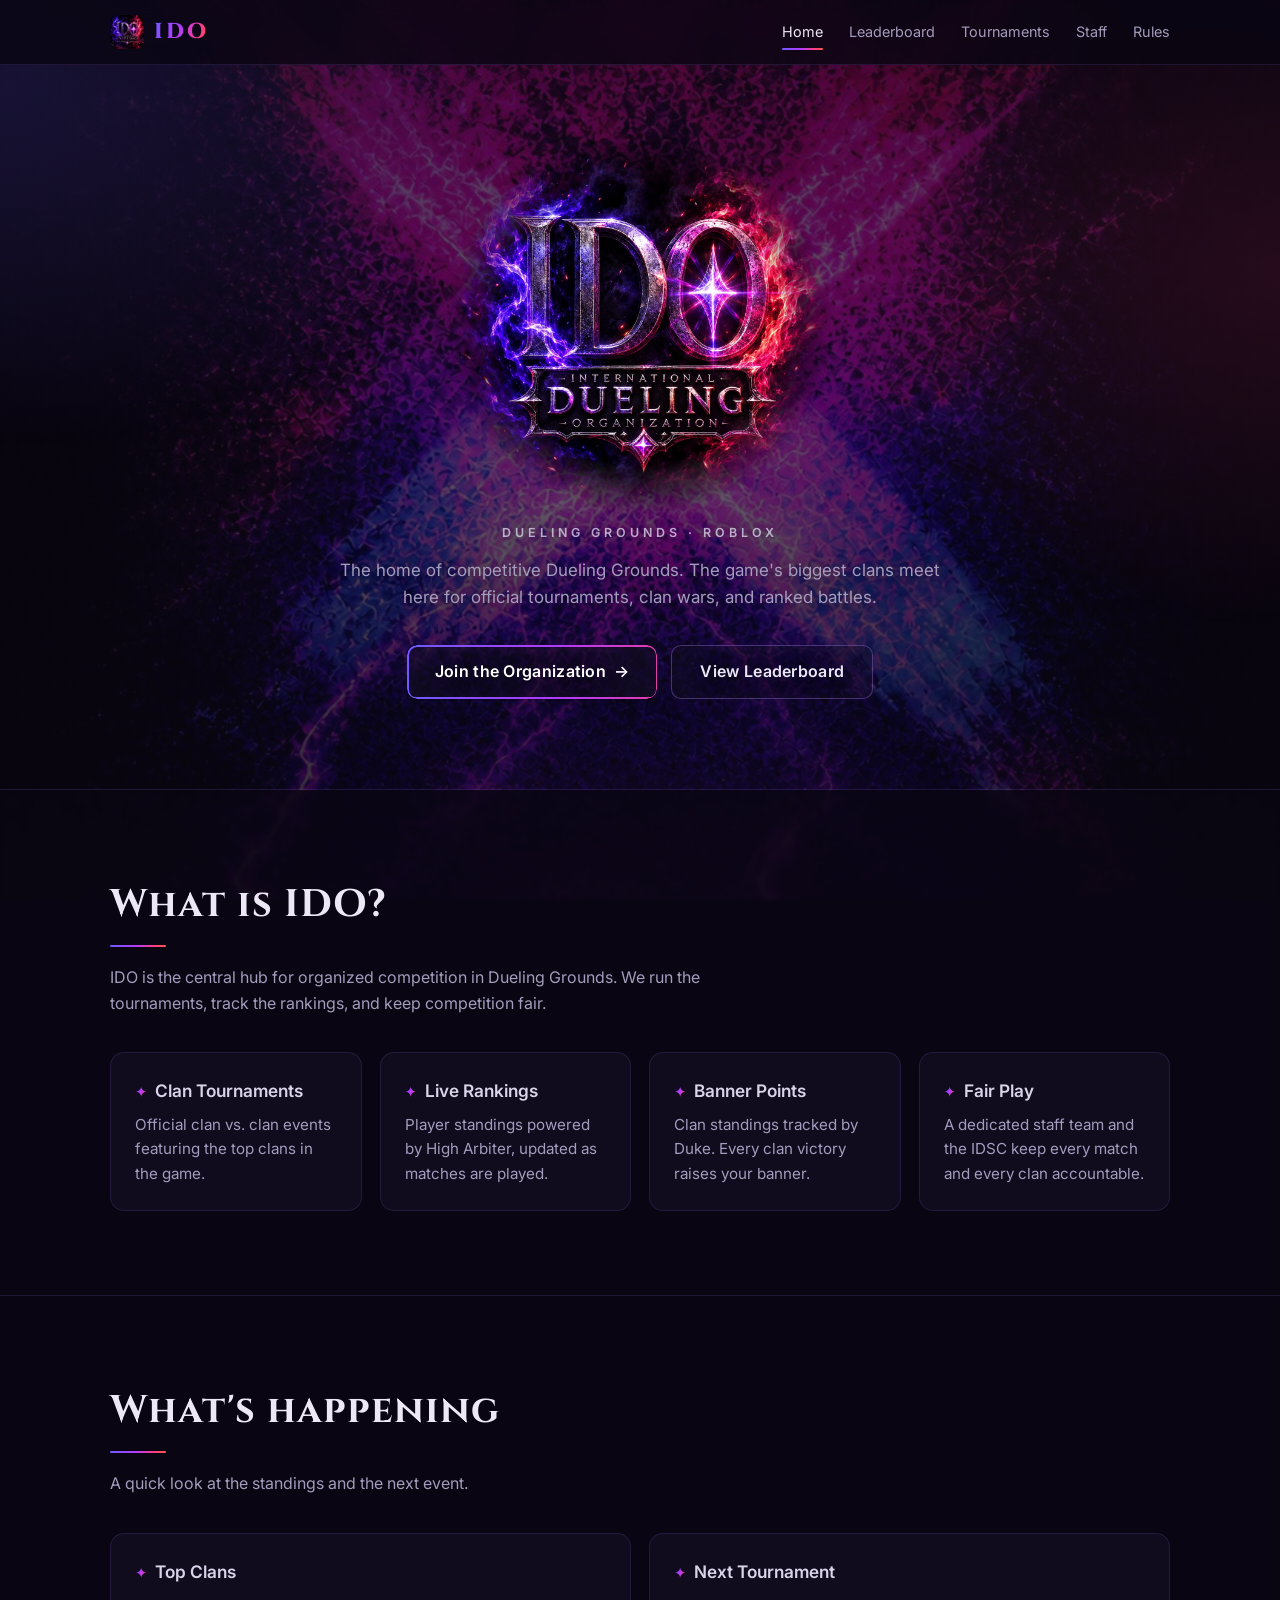
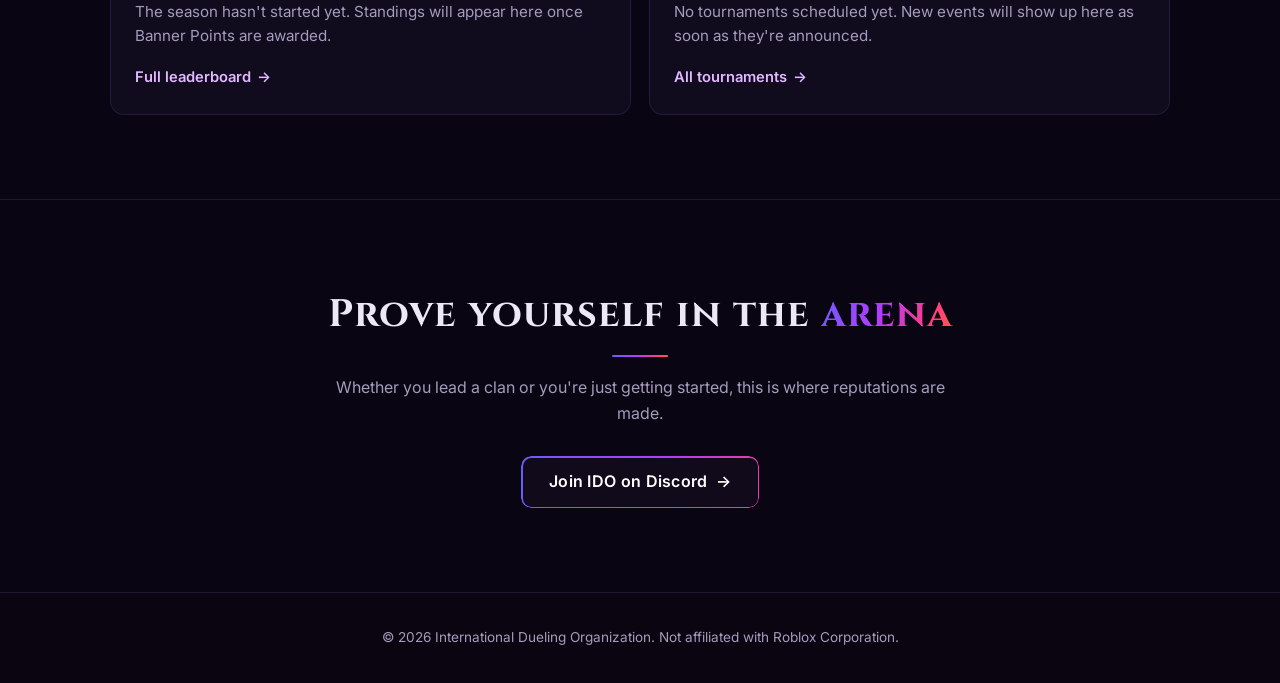
<file: index.html>
<!DOCTYPE html>
<html lang="en">
<head>
<meta charset="UTF-8">
<meta name="viewport" content="width=device-width, initial-scale=1.0">
<title>International Dueling Organization (IDO) | Dueling Grounds Clan Tournaments</title>
<meta name="description" content="The International Dueling Organization (IDO) is the home of competitive Dueling Grounds on Roblox. Clan tournaments, live rankings, Banner Points, and the IDSC.">
<meta property="og:title" content="International Dueling Organization (IDO) | Dueling Grounds Clan Tournaments">
<meta property="og:description" content="The International Dueling Organization (IDO) is the home of competitive Dueling Grounds on Roblox. Clan tournaments, live rankings, Banner Points, and the IDSC.">
<meta property="og:type" content="website">
<meta property="og:image" content="logo.jpg">
<meta name="theme-color" content="#0a0612">
<link rel="icon" href="favicon.ico" sizes="any">
<link rel="icon" type="image/png" href="favicon.png">
<link rel="apple-touch-icon" href="apple-touch-icon.png">
<link rel="preconnect" href="https://fonts.googleapis.com">
<link rel="preconnect" href="https://fonts.gstatic.com" crossorigin>
<link href="https://fonts.googleapis.com/css2?family=Cinzel:wght@500;700;800&family=Inter:wght@400;500;600;700&display=swap" rel="stylesheet">
<link rel="stylesheet" href="style.css">
<script type="application/ld+json">
{
  "@context": "https://schema.org",
  "@type": "Organization",
  "name": "International Dueling Organization",
  "alternateName": "IDO",
  "url": "https://internationaldueling.com",
  "logo": "https://internationaldueling.com/logo.jpg",
  "description": "The competitive hub for Dueling Grounds clan tournaments on Roblox."
}
</script>
</head>
<body data-page="home">
<div class="site-bg" aria-hidden="true"></div>

<nav>
  <div class="wrap">
    <a href="./" class="logo"><img src="logo.jpg" alt="" onerror="this.remove()"><span class="grad-text">IDO</span></a>
    <button class="menu-btn" aria-label="Menu">&#9776;</button>
    <div class="links">
      <a href="./" data-page="home">Home</a>
      <a href="leaderboard.html" data-page="leaderboard">Leaderboard</a>
      <a href="tournaments.html" data-page="tournaments">Tournaments</a>
      <a href="staff.html" data-page="staff">Staff</a>
      <a href="rules.html" data-page="rules">Rules</a>
    </div>
  </div>
</nav>

<header class="hero">
  <div class="wrap">
    <img class="hero-logo" src="logo.jpg" alt="International Dueling Organization logo"
         onerror="this.remove(); document.getElementById('hero-title').classList.remove('sr-only');">
    <h1 id="hero-title" class="sr-only">International Dueling <span class="grad-text">Organization</span></h1>
    <div class="eyebrow">Dueling Grounds &middot; Roblox</div>
    <p>The home of competitive Dueling Grounds. The game's biggest clans meet here for official tournaments, clan wars, and ranked battles.</p>
    <div class="btns">
      <a class="btn btn-primary" href="https://discord.gg/gZj7TFxwW" target="_blank" rel="noopener">Join the Organization <span class="arrow">&rarr;</span></a>
      <a class="btn btn-ghost" href="leaderboard.html">View Leaderboard</a>
    </div>
  </div>
</header>

<section id="about">
  <div class="wrap reveal">
    <h2>What is IDO?</h2>
    <div class="divider"></div>
    <p class="sub">IDO is the central hub for organized competition in Dueling Grounds. We run the tournaments, track the rankings, and keep competition fair.</p>
    <div class="grid">
      <div class="card"><h3>Clan Tournaments</h3><p>Official clan vs. clan events featuring the top clans in the game.</p></div>
      <div class="card"><h3>Live Rankings</h3><p>Player standings powered by High Arbiter, updated as matches are played.</p></div>
      <div class="card"><h3>Banner Points</h3><p>Clan standings tracked by Duke. Every clan victory raises your banner.</p></div>
      <div class="card"><h3>Fair Play</h3><p>A dedicated staff team and the IDSC keep every match and every clan accountable.</p></div>
    </div>
  </div>
</section>

<section id="happening">
  <div class="wrap reveal">
    <h2>What's happening</h2>
    <div class="divider"></div>
    <p class="sub">A quick look at the standings and the next event.</p>
    <div class="preview-grid">
      <div class="card preview">
        <h3>Top Clans</h3>
        <div class="preview-body" id="preview-clans">
          <p class="muted">The season hasn't started yet. Standings will appear here once Banner Points are awarded.</p>
        </div>
        <a class="text-link" href="leaderboard.html">Full leaderboard <span>&rarr;</span></a>
      </div>
      <div class="card preview">
        <h3>Next Tournament</h3>
        <div class="preview-body" id="preview-event">
          <p class="muted">No tournaments scheduled yet. New events will show up here as soon as they're announced.</p>
        </div>
        <a class="text-link" href="tournaments.html">All tournaments <span>&rarr;</span></a>
      </div>
    </div>
  </div>
</section>

<section class="cta">
  <div class="wrap reveal">
    <h2>Prove yourself in the <span class="grad-text">arena</span></h2>
    <div class="divider"></div>
    <p class="sub" style="margin: 0 auto 30px;">Whether you lead a clan or you're just getting started, this is where reputations are made.</p>
    <a class="btn btn-primary" href="https://discord.gg/gZj7TFxwW" target="_blank" rel="noopener">Join IDO on Discord <span class="arrow">&rarr;</span></a>
  </div>
</section>

<footer>
  <div class="wrap">
    &copy; <span data-year></span> International Dueling Organization. Not affiliated with Roblox Corporation.
  </div>
</footer>

<script src="script.js"></script>
</body>
</html>
</file>
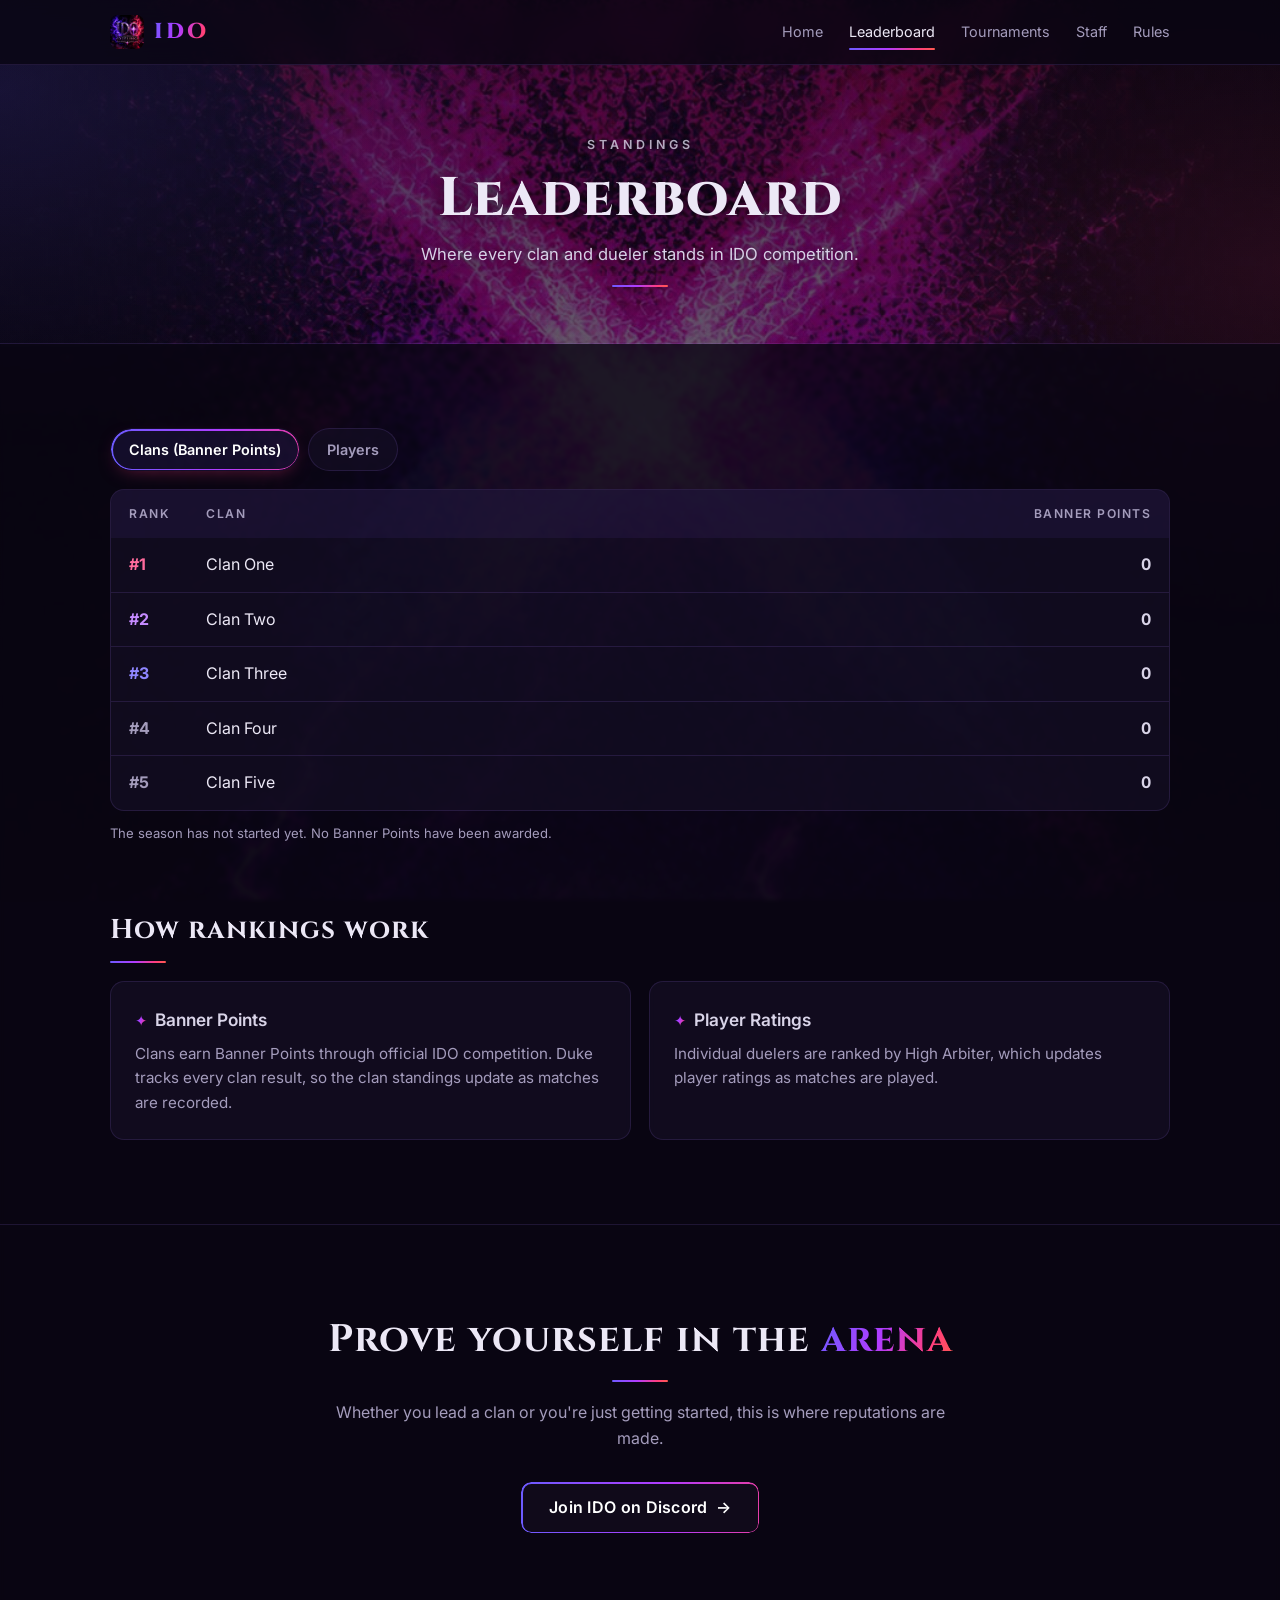
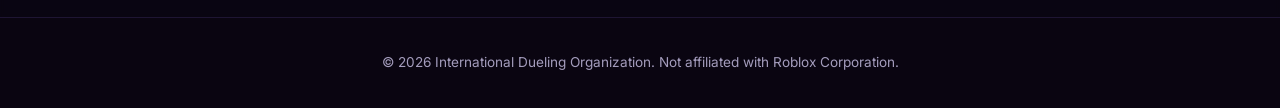
<file: Leaderboard.html>
<!DOCTYPE html>
<html lang="en">
<head>
<meta charset="UTF-8">
<meta name="viewport" content="width=device-width, initial-scale=1.0">
<title>Leaderboard | International Dueling Organization</title>
<meta name="description" content="Live clan Banner Points and player rankings for IDO Dueling Grounds competition.">
<meta property="og:title" content="Leaderboard | International Dueling Organization">
<meta property="og:description" content="Live clan Banner Points and player rankings for IDO Dueling Grounds competition.">
<meta property="og:type" content="website">
<meta property="og:image" content="logo.jpg">
<meta name="theme-color" content="#0a0612">
<link rel="icon" href="logo.jpg">
<link rel="preconnect" href="https://fonts.googleapis.com">
<link rel="preconnect" href="https://fonts.gstatic.com" crossorigin>
<link href="https://fonts.googleapis.com/css2?family=Cinzel:wght@500;700;800&family=Inter:wght@400;500;600;700&display=swap" rel="stylesheet">
<link rel="stylesheet" href="style.css">
</head>
<body data-page="leaderboard">
<div class="site-bg" aria-hidden="true"></div>

<nav>
  <div class="wrap">
    <a href="./" class="logo"><img src="logo.jpg" alt="" onerror="this.remove()"><span class="grad-text">IDO</span></a>
    <button class="menu-btn" aria-label="Menu">&#9776;</button>
    <div class="links">
      <a href="./" data-page="home">Home</a>
      <a href="leaderboard.html" data-page="leaderboard">Leaderboard</a>
      <a href="tournaments.html" data-page="tournaments">Tournaments</a>
      <a href="staff.html" data-page="staff">Staff</a>
      <a href="rules.html" data-page="rules">Rules</a>
    </div>
  </div>
</nav>

<header class="page-hero">
  <div class="wrap">
    <div class="eyebrow">Standings</div>
    <h1>Leaderboard</h1>
    <p>Where every clan and dueler stands in IDO competition.</p>
    <div class="divider"></div>
  </div>
</header>

<section>
  <div class="wrap reveal stack">
    <div>
      <div class="tabs">
        <button class="tab active" data-board="clans">Clans (Banner Points)</button>
        <button class="tab" data-board="players">Players</button>
      </div>
      <div class="board">
        <table>
          <thead><tr><th>Rank</th><th id="col-name">Clan</th><th class="score" id="col-score">Banner Points</th></tr></thead>
          <tbody id="board-body"></tbody>
        </table>
      </div>
      <p class="note" id="board-note">The season has not started yet. No Banner Points have been awarded.</p>
    </div>

    <div>
      <h2 class="small">How rankings work</h2>
      <div class="divider"></div>
      <div class="grid">
        <div class="card"><h3>Banner Points</h3><p>Clans earn Banner Points through official IDO competition. Duke tracks every clan result, so the clan standings update as matches are recorded.</p></div>
        <div class="card"><h3>Player Ratings</h3><p>Individual duelers are ranked by High Arbiter, which updates player ratings as matches are played.</p></div>
      </div>
    </div>
  </div>
</section>

<section class="cta">
  <div class="wrap reveal">
    <h2>Prove yourself in the <span class="grad-text">arena</span></h2>
    <div class="divider"></div>
    <p class="sub" style="margin: 0 auto 30px;">Whether you lead a clan or you're just getting started, this is where reputations are made.</p>
    <a class="btn btn-primary" href="https://discord.gg/gZj7TFxwW" target="_blank" rel="noopener">Join IDO on Discord <span class="arrow">&rarr;</span></a>
  </div>
</section>

<footer>
  <div class="wrap">
    &copy; <span data-year></span> International Dueling Organization. Not affiliated with Roblox Corporation.
  </div>
</footer>

<script src="script.js"></script>
</body>
</html>
</file>
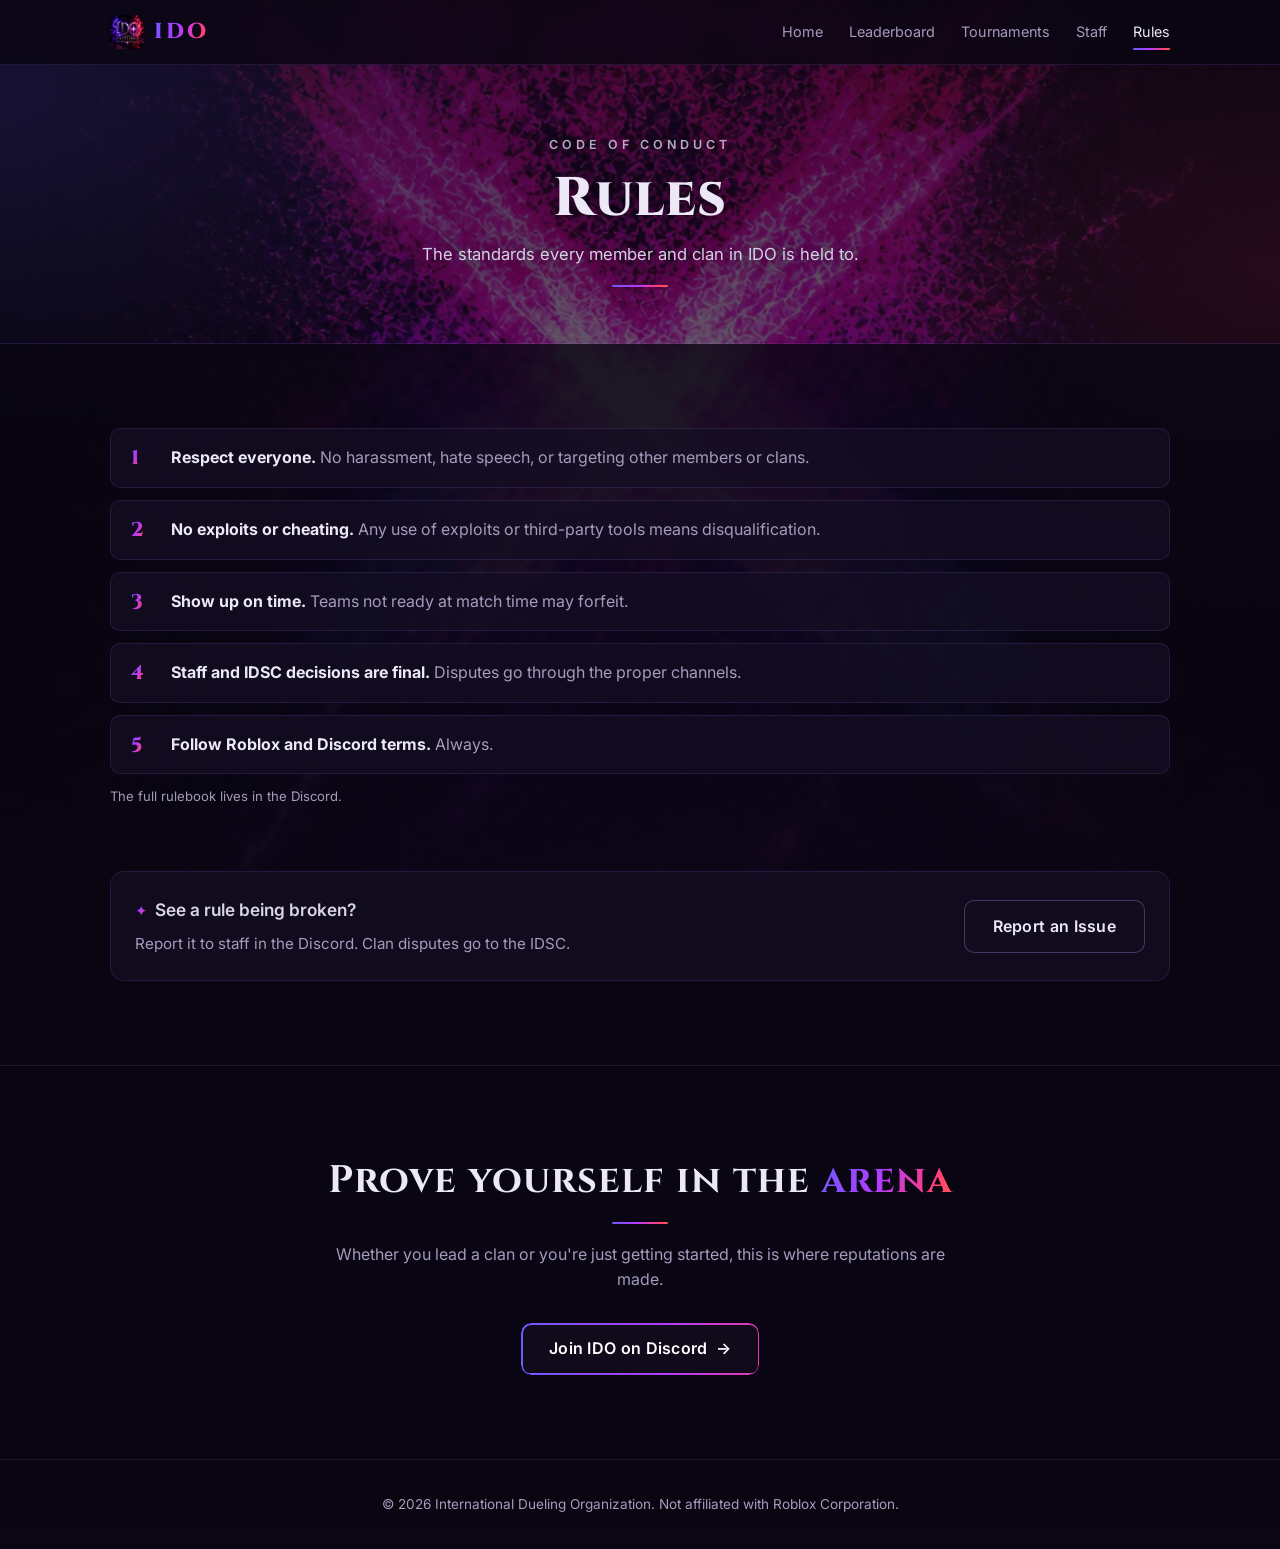
<file: rules.html>
<!DOCTYPE html>
<html lang="en">
<head>
<meta charset="UTF-8">
<meta name="viewport" content="width=device-width, initial-scale=1.0">
<title>Rules | International Dueling Organization</title>
<meta name="description" content="The rules every member and clan in the International Dueling Organization follows.">
<meta property="og:title" content="Rules | International Dueling Organization">
<meta property="og:description" content="The rules every member and clan in the International Dueling Organization follows.">
<meta property="og:type" content="website">
<meta property="og:image" content="logo.jpg">
<meta name="theme-color" content="#0a0612">
<link rel="icon" href="logo.jpg">
<link rel="preconnect" href="https://fonts.googleapis.com">
<link rel="preconnect" href="https://fonts.gstatic.com" crossorigin>
<link href="https://fonts.googleapis.com/css2?family=Cinzel:wght@500;700;800&family=Inter:wght@400;500;600;700&display=swap" rel="stylesheet">
<link rel="stylesheet" href="style.css">
</head>
<body data-page="rules">
<div class="site-bg" aria-hidden="true"></div>

<nav>
  <div class="wrap">
    <a href="./" class="logo"><img src="logo.jpg" alt="" onerror="this.remove()"><span class="grad-text">IDO</span></a>
    <button class="menu-btn" aria-label="Menu">&#9776;</button>
    <div class="links">
      <a href="./" data-page="home">Home</a>
      <a href="leaderboard.html" data-page="leaderboard">Leaderboard</a>
      <a href="tournaments.html" data-page="tournaments">Tournaments</a>
      <a href="staff.html" data-page="staff">Staff</a>
      <a href="rules.html" data-page="rules">Rules</a>
    </div>
  </div>
</nav>

<header class="page-hero">
  <div class="wrap">
    <div class="eyebrow">Code of Conduct</div>
    <h1>Rules</h1>
    <p>The standards every member and clan in IDO is held to.</p>
    <div class="divider"></div>
  </div>
</header>

<section>
  <div class="wrap reveal stack">
    <div>
      <ol class="rules">
        <li><strong>Respect everyone.</strong> No harassment, hate speech, or targeting other members or clans.</li>
        <li><strong>No exploits or cheating.</strong> Any use of exploits or third-party tools means disqualification.</li>
        <li><strong>Show up on time.</strong> Teams not ready at match time may forfeit.</li>
        <li><strong>Staff and IDSC decisions are final.</strong> Disputes go through the proper channels.</li>
        <li><strong>Follow Roblox and Discord terms.</strong> Always.</li>
      </ol>
      <p class="note">The full rulebook lives in the Discord.</p>
    </div>

    <div>
      <div class="card callout">
        <div>
          <h3>See a rule being broken?</h3>
          <p>Report it to staff in the Discord. Clan disputes go to the IDSC.</p>
        </div>
        <a class="btn btn-ghost" href="https://discord.gg/gZj7TFxwW" target="_blank" rel="noopener">Report an Issue</a>
      </div>
    </div>
  </div>
</section>

<section class="cta">
  <div class="wrap reveal">
    <h2>Prove yourself in the <span class="grad-text">arena</span></h2>
    <div class="divider"></div>
    <p class="sub" style="margin: 0 auto 30px;">Whether you lead a clan or you're just getting started, this is where reputations are made.</p>
    <a class="btn btn-primary" href="https://discord.gg/gZj7TFxwW" target="_blank" rel="noopener">Join IDO on Discord <span class="arrow">&rarr;</span></a>
  </div>
</section>

<footer>
  <div class="wrap">
    &copy; <span data-year></span> International Dueling Organization. Not affiliated with Roblox Corporation.
  </div>
</footer>

<script src="script.js"></script>
</body>
</html>
</file>
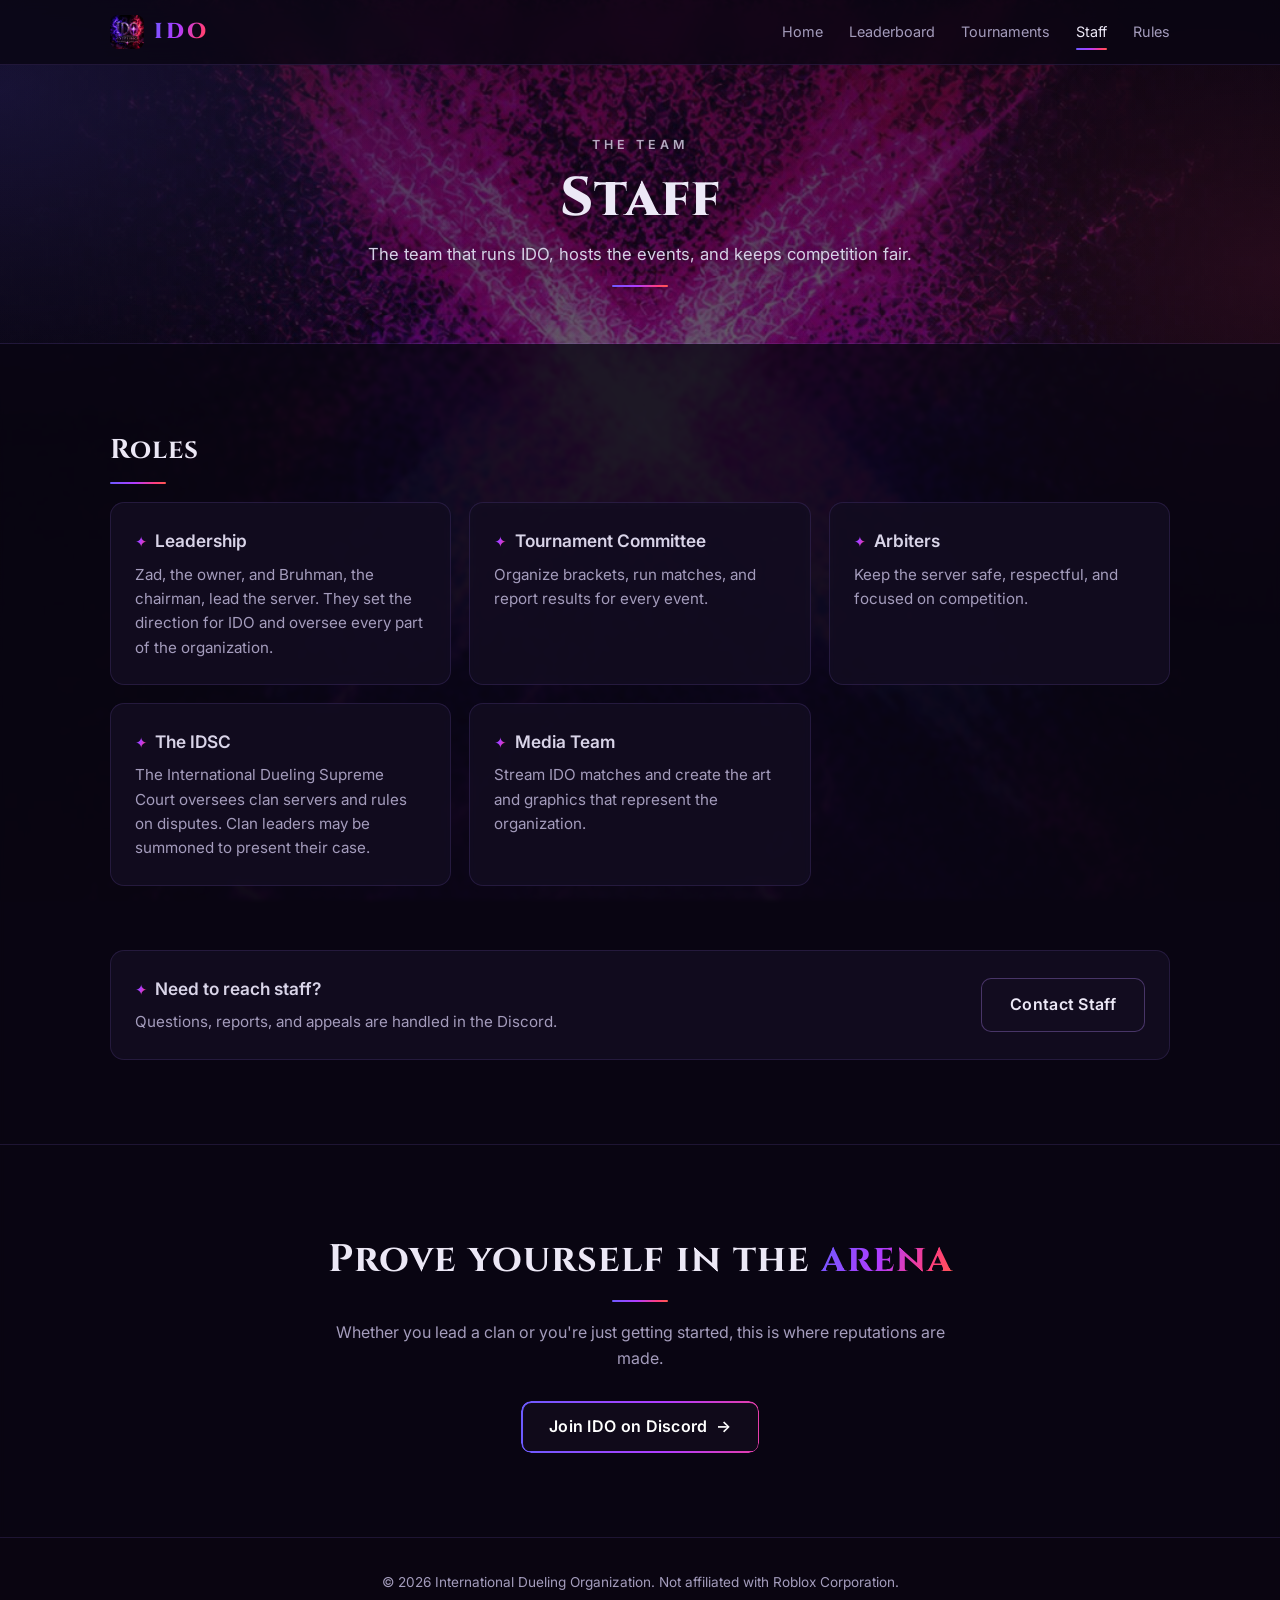
<file: staff.html>
<!DOCTYPE html>
<html lang="en">
<head>
<meta charset="UTF-8">
<meta name="viewport" content="width=device-width, initial-scale=1.0">
<title>Staff | International Dueling Organization</title>
<meta name="description" content="Meet the IDO staff team: leadership, the Tournament Committee, Arbiters, the IDSC, and the Media Team.">
<meta property="og:title" content="Staff | International Dueling Organization">
<meta property="og:description" content="Meet the IDO staff team: leadership, the Tournament Committee, Arbiters, the IDSC, and the Media Team.">
<meta property="og:type" content="website">
<meta property="og:image" content="logo.jpg">
<meta name="theme-color" content="#0a0612">
<link rel="icon" href="logo.jpg">
<link rel="preconnect" href="https://fonts.googleapis.com">
<link rel="preconnect" href="https://fonts.gstatic.com" crossorigin>
<link href="https://fonts.googleapis.com/css2?family=Cinzel:wght@500;700;800&family=Inter:wght@400;500;600;700&display=swap" rel="stylesheet">
<link rel="stylesheet" href="style.css">
</head>
<body data-page="staff">
<div class="site-bg" aria-hidden="true"></div>

<nav>
  <div class="wrap">
    <a href="./" class="logo"><img src="logo.jpg" alt="" onerror="this.remove()"><span class="grad-text">IDO</span></a>
    <button class="menu-btn" aria-label="Menu">&#9776;</button>
    <div class="links">
      <a href="./" data-page="home">Home</a>
      <a href="leaderboard.html" data-page="leaderboard">Leaderboard</a>
      <a href="tournaments.html" data-page="tournaments">Tournaments</a>
      <a href="staff.html" data-page="staff">Staff</a>
      <a href="rules.html" data-page="rules">Rules</a>
    </div>
  </div>
</nav>

<header class="page-hero">
  <div class="wrap">
    <div class="eyebrow">The Team</div>
    <h1>Staff</h1>
    <p>The team that runs IDO, hosts the events, and keeps competition fair.</p>
    <div class="divider"></div>
  </div>
</header>

<section>
  <div class="wrap reveal stack">
    <div>
      <h2 class="small">Roles</h2>
      <div class="divider"></div>
      <div class="grid" style="grid-template-columns: repeat(auto-fit, minmax(280px, 1fr));">
        <div class="card"><h3>Leadership</h3><p>Zad, the owner, and Bruhman, the chairman, lead the server. They set the direction for IDO and oversee every part of the organization.</p></div>
        <div class="card"><h3>Tournament Committee</h3><p>Organize brackets, run matches, and report results for every event.</p></div>
        <div class="card"><h3>Arbiters</h3><p>Keep the server safe, respectful, and focused on competition.</p></div>
        <div class="card"><h3>The IDSC</h3><p>The International Dueling Supreme Court oversees clan servers and rules on disputes. Clan leaders may be summoned to present their case.</p></div>
        <div class="card"><h3>Media Team</h3><p>Stream IDO matches and create the art and graphics that represent the organization.</p></div>
      </div>
    </div>

    <div>
      <div class="card callout">
        <div>
          <h3>Need to reach staff?</h3>
          <p>Questions, reports, and appeals are handled in the Discord.</p>
        </div>
        <a class="btn btn-ghost" href="https://discord.gg/gZj7TFxwW" target="_blank" rel="noopener">Contact Staff</a>
      </div>
    </div>
  </div>
</section>

<section class="cta">
  <div class="wrap reveal">
    <h2>Prove yourself in the <span class="grad-text">arena</span></h2>
    <div class="divider"></div>
    <p class="sub" style="margin: 0 auto 30px;">Whether you lead a clan or you're just getting started, this is where reputations are made.</p>
    <a class="btn btn-primary" href="https://discord.gg/gZj7TFxwW" target="_blank" rel="noopener">Join IDO on Discord <span class="arrow">&rarr;</span></a>
  </div>
</section>

<footer>
  <div class="wrap">
    &copy; <span data-year></span> International Dueling Organization. Not affiliated with Roblox Corporation.
  </div>
</footer>

<script src="script.js"></script>
</body>
</html>
</file>
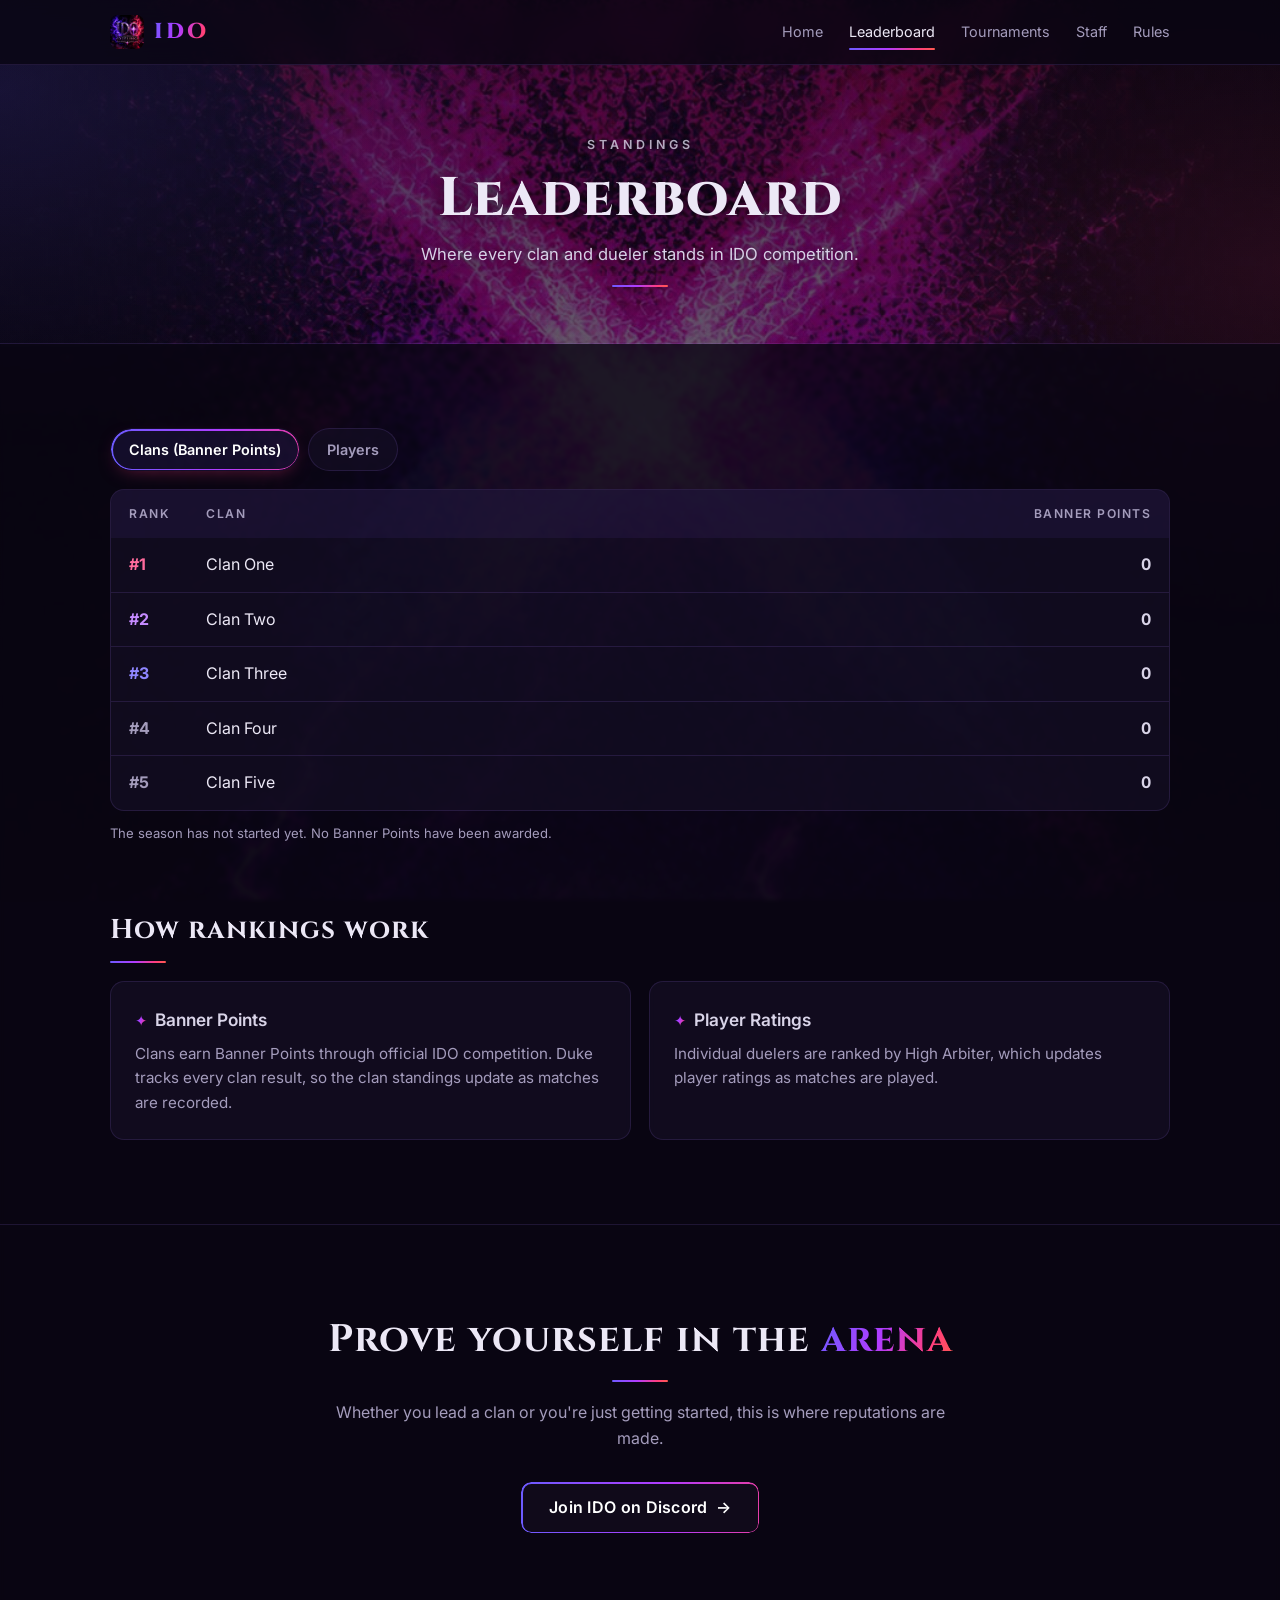
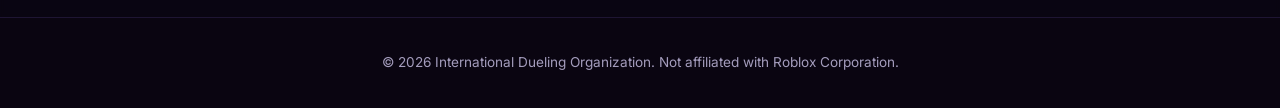
<file: tournaments.html>
<!DOCTYPE html>
<html lang="en">
<head>
<meta charset="UTF-8">
<meta name="viewport" content="width=device-width, initial-scale=1.0">
<title>Leaderboard | International Dueling Organization</title>
<meta name="description" content="Live clan Banner Points and player rankings for IDO Dueling Grounds competition.">
<meta property="og:title" content="Leaderboard | International Dueling Organization">
<meta property="og:description" content="Live clan Banner Points and player rankings for IDO Dueling Grounds competition.">
<meta property="og:type" content="website">
<meta property="og:image" content="logo.jpg">
<meta name="theme-color" content="#0a0612">
<link rel="icon" href="favicon.ico" sizes="any">
<link rel="icon" type="image/png" href="favicon.png">
<link rel="apple-touch-icon" href="apple-touch-icon.png">
<link rel="preconnect" href="https://fonts.googleapis.com">
<link rel="preconnect" href="https://fonts.gstatic.com" crossorigin>
<link href="https://fonts.googleapis.com/css2?family=Cinzel:wght@500;700;800&family=Inter:wght@400;500;600;700&display=swap" rel="stylesheet">
<link rel="stylesheet" href="style.css">
</head>
<body data-page="leaderboard">
<div class="site-bg" aria-hidden="true"></div>

<nav>
  <div class="wrap">
    <a href="./" class="logo"><img src="logo.jpg" alt="" onerror="this.remove()"><span class="grad-text">IDO</span></a>
    <button class="menu-btn" aria-label="Menu">&#9776;</button>
    <div class="links">
      <a href="./" data-page="home">Home</a>
      <a href="leaderboard.html" data-page="leaderboard">Leaderboard</a>
      <a href="tournaments.html" data-page="tournaments">Tournaments</a>
      <a href="staff.html" data-page="staff">Staff</a>
      <a href="rules.html" data-page="rules">Rules</a>
    </div>
  </div>
</nav>

<header class="page-hero">
  <div class="wrap">
    <div class="eyebrow">Standings</div>
    <h1>Leaderboard</h1>
    <p>Where every clan and dueler stands in IDO competition.</p>
    <div class="divider"></div>
  </div>
</header>

<section>
  <div class="wrap reveal stack">
    <div>
      <div class="tabs">
        <button class="tab active" data-board="clans">Clans (Banner Points)</button>
        <button class="tab" data-board="players">Players</button>
      </div>
      <div class="board">
        <table>
          <thead><tr><th>Rank</th><th id="col-name">Clan</th><th class="score" id="col-score">Banner Points</th></tr></thead>
          <tbody id="board-body"></tbody>
        </table>
      </div>
      <p class="note" id="board-note">The season has not started yet. No Banner Points have been awarded.</p>
    </div>

    <div>
      <h2 class="small">How rankings work</h2>
      <div class="divider"></div>
      <div class="grid">
        <div class="card"><h3>Banner Points</h3><p>Clans earn Banner Points through official IDO competition. Duke tracks every clan result, so the clan standings update as matches are recorded.</p></div>
        <div class="card"><h3>Player Ratings</h3><p>Individual duelers are ranked by High Arbiter, which updates player ratings as matches are played.</p></div>
      </div>
    </div>
  </div>
</section>

<section class="cta">
  <div class="wrap reveal">
    <h2>Prove yourself in the <span class="grad-text">arena</span></h2>
    <div class="divider"></div>
    <p class="sub" style="margin: 0 auto 30px;">Whether you lead a clan or you're just getting started, this is where reputations are made.</p>
    <a class="btn btn-primary" href="https://discord.gg/gZj7TFxwW" target="_blank" rel="noopener">Join IDO on Discord <span class="arrow">&rarr;</span></a>
  </div>
</section>

<footer>
  <div class="wrap">
    &copy; <span data-year></span> International Dueling Organization. Not affiliated with Roblox Corporation.
  </div>
</footer>

<script src="script.js"></script>
</body>
</html>
</file>
<file: style.css>
:root {
  --bg: #0a0612;
  --bg-2: #0f0a1a;
  --panel: rgba(22, 15, 36, 0.72);
  --panel-solid: #160f24;
  --line: rgba(160, 120, 255, 0.14);
  --line-strong: rgba(190, 140, 255, 0.32);
  --text: #ece8f6;
  --muted: #a49cbc;
  --silver: #d9d4e8;
  --violet: #7b5cff;
  --magenta: #c13cff;
  --rose: #ff3d7f;
  --ember: #ff5a4e;
  --grad: linear-gradient(110deg, #6d5bff 0%, #b13cff 45%, #ff3d7f 80%, #ff5a4e 100%);
  --radius: 14px;
}
* { box-sizing: border-box; margin: 0; padding: 0; }
html { scroll-behavior: smooth; }
body {
  font-family: 'Inter', system-ui, sans-serif;
  background: var(--bg);
  color: var(--text);
  line-height: 1.6;
  overflow-x: hidden;
}
/* Ambient violet and crimson glow, fixed behind everything */
body::before {
  content: ""; position: fixed; inset: 0; z-index: -1; pointer-events: none;
  background:
    radial-gradient(900px 600px at 0% 10%, rgba(109, 91, 255, 0.16), transparent 60%),
    radial-gradient(900px 600px at 100% 30%, rgba(255, 61, 127, 0.12), transparent 60%),
    radial-gradient(800px 500px at 50% 110%, rgba(177, 60, 255, 0.10), transparent 60%);
}

/* Full-site background photo, dimmed so text stays readable */
.site-bg {
  position: fixed; inset: 0; z-index: -2; pointer-events: none;
  background: #0a0612 url("background.jpg") center 30% / cover no-repeat;
}
.site-bg::after {
  content: ""; position: absolute; inset: 0;
  background:
    radial-gradient(ellipse at center, rgba(10, 6, 18, 0.35) 0%, rgba(10, 6, 18, 0.75) 100%),
    linear-gradient(180deg, rgba(10, 6, 18, 0.25), rgba(10, 6, 18, 0.55));
}
/* Sections below the hero sit on a darker veil so the photo stays subtle there */
section { background: rgba(10, 6, 18, 0.78); backdrop-filter: blur(2px); -webkit-backdrop-filter: blur(2px); }
footer { background: rgba(10, 6, 18, 0.9); }
.hero { text-shadow: 0 2px 18px rgba(0, 0, 0, 0.6); }
.hero p, .hero .eyebrow { color: #d6d0e6; }
a { color: inherit; text-decoration: none; }
.wrap { max-width: 1100px; margin: 0 auto; padding: 0 20px; }
.grad-text {
  background: var(--grad);
  -webkit-background-clip: text; background-clip: text;
  color: transparent;
}
.sr-only {
  position: absolute; width: 1px; height: 1px; padding: 0; margin: -1px;
  overflow: hidden; clip: rect(0 0 0 0); white-space: nowrap; border: 0;
}

/* Nav */
nav {
  position: sticky; top: 0; z-index: 50;
  background: rgba(10, 6, 18, 0.78);
  backdrop-filter: blur(12px);
  -webkit-backdrop-filter: blur(12px);
  border-bottom: 1px solid var(--line);
}
nav .wrap { display: flex; align-items: center; justify-content: space-between; height: 64px; }
.logo { display: flex; align-items: center; gap: 10px; font-family: 'Cinzel', serif; font-weight: 800; font-size: 1.35rem; letter-spacing: 3px; }
.logo img { width: 34px; height: 34px; border-radius: 8px; object-fit: cover; }
.links { display: flex; gap: 26px; font-size: 0.9rem; color: var(--muted); }
.links a { position: relative; padding: 4px 0; transition: color .25s; }
.links a::after {
  content: ""; position: absolute; left: 0; bottom: -2px; height: 2px; width: 100%;
  background: var(--grad); border-radius: 2px;
  transform: scaleX(0); transform-origin: left; transition: transform .3s ease;
}
.links a:hover { color: var(--text); }
.links a:hover::after { transform: scaleX(1); }
.menu-btn { display: none; background: none; border: 0; color: var(--text); font-size: 1.5rem; cursor: pointer; }

/* Hero */
.hero {
  padding: 70px 0 90px;
  text-align: center;
  position: relative;
  border-bottom: 1px solid var(--line);
}
.hero-logo {
  width: min(380px, 78vw); aspect-ratio: 1; margin: 0 auto 8px; display: block;
  object-fit: cover;
  -webkit-mask-image: radial-gradient(circle at center, #000 52%, transparent 71%);
          mask-image: radial-gradient(circle at center, #000 52%, transparent 71%);
  animation: float 7s ease-in-out infinite;
}
@keyframes float {
  0%, 100% { transform: translateY(0); }
  50% { transform: translateY(-8px); }
}
.eyebrow { color: var(--silver); font-weight: 600; letter-spacing: 4px; font-size: 0.78rem; text-transform: uppercase; opacity: .8; }
.hero h1 {
  font-family: 'Cinzel', serif; font-weight: 800;
  font-size: clamp(2.2rem, 6vw, 4rem); line-height: 1.1;
  margin: 18px 0;
}
.hero p { color: var(--muted); max-width: 600px; margin: 14px auto 34px; font-size: 1.06rem; }
.btns { display: flex; gap: 14px; justify-content: center; flex-wrap: wrap; }

/* Buttons */
.btn {
  position: relative; overflow: hidden; isolation: isolate; display: inline-flex; align-items: center; gap: 8px;
  padding: 13px 28px; border-radius: 10px; font-weight: 600; letter-spacing: .3px;
  transition: transform .25s ease, box-shadow .3s ease, background-position .6s ease, border-color .3s;
}
/* Hollow button with an animated gradient outline */
.btn-primary {
  color: #fff;
  background: rgba(22, 15, 36, 0.55);
  isolation: isolate;
}
.btn-primary::before,
.tab.active::before {
  content: ""; position: absolute; inset: 0; border-radius: inherit; padding: 1.5px;
  background: linear-gradient(90deg, #6d5bff, #b13cff, #ff3d7f, #ff5a4e, #b13cff, #6d5bff);
  background-size: 300% 100%;
  animation: flow 4s linear infinite;
  -webkit-mask: linear-gradient(#000 0 0) content-box, linear-gradient(#000 0 0);
  -webkit-mask-composite: xor;
          mask: linear-gradient(#000 0 0) content-box, linear-gradient(#000 0 0);
          mask-composite: exclude;
  pointer-events: none; z-index: -1;
}
@keyframes flow {
  from { background-position: 0% 50%; }
  to { background-position: 300% 50%; }
}
.btn-primary:hover {
  transform: translateY(-2px);
  background: rgba(123, 92, 255, 0.10);
  box-shadow: 0 8px 28px -10px rgba(255, 61, 127, 0.55);
}
.btn-primary:hover::before { animation-duration: 1.6s; }

/* Click effect: ripple from the click point plus a bright pulse */
.ripple {
  position: absolute; border-radius: 50%; pointer-events: none; z-index: -1;
  width: 16px; height: 16px; margin: -8px 0 0 -8px;
  background: radial-gradient(circle, rgba(255, 120, 200, 0.55), rgba(177, 60, 255, 0.25) 45%, transparent 70%);
  transform: scale(0);
  animation: ripple .55s ease-out forwards;
}
@keyframes ripple {
  to { transform: scale(22); opacity: 0; }
}
.btn.clicked, .tab.clicked { animation: press .4s ease; }
.btn.clicked { box-shadow: 0 0 0 1px rgba(255, 255, 255, 0.15), 0 0 26px -2px rgba(193, 60, 255, 0.7); }
.btn-primary.clicked::before { animation-duration: .6s; filter: brightness(1.4); }
@keyframes press {
  0% { transform: scale(1); }
  35% { transform: scale(.95); }
  100% { transform: scale(1); }
}

.btn-ghost {
  color: var(--text);
  border: 1px solid var(--line-strong);
  background: rgba(22, 15, 36, 0.4);
}
.btn-ghost:hover {
  transform: translateY(-2px);
  border-color: rgba(220, 170, 255, 0.55);
  background: rgba(123, 92, 255, 0.08);
  box-shadow: 0 8px 26px -12px rgba(177, 60, 255, 0.5);
}

.btn .arrow { transition: transform .25s ease; }
.btn:hover .arrow { transform: translateX(3px); }

/* Sections */
section { padding: 84px 0; border-bottom: 1px solid var(--line); }
h2 { font-family: 'Cinzel', serif; font-weight: 700; font-size: clamp(1.7rem, 4vw, 2.4rem); margin-bottom: 10px; letter-spacing: 1px; }
.divider { width: 56px; height: 2px; background: var(--grad); border-radius: 2px; margin: 4px 0 18px; }
.sub { color: var(--muted); margin-bottom: 36px; max-width: 640px; }
.grid { display: grid; grid-template-columns: repeat(auto-fit, minmax(240px, 1fr)); gap: 18px; }
.card {
  position: relative;
  background: var(--panel); border: 1px solid var(--line);
  border-radius: var(--radius); padding: 24px;
  backdrop-filter: blur(6px);
  transition: transform .3s ease, border-color .3s ease, box-shadow .3s ease;
}
.card:hover {
  transform: translateY(-3px);
  border-color: var(--line-strong);
  box-shadow: 0 14px 34px -18px rgba(177, 60, 255, 0.5);
}
.card h3 { font-size: 1.08rem; margin-bottom: 8px; color: var(--silver); font-weight: 600; }
.card h3::before {
  content: "\2726"; margin-right: 8px; font-size: .85em;
  background: var(--grad); -webkit-background-clip: text; background-clip: text; color: transparent;
}
.card p { color: var(--muted); font-size: 0.95rem; }

/* Leaderboard */
.tabs { display: flex; gap: 8px; margin-bottom: 18px; flex-wrap: wrap; }
.tab {
  padding: 9px 18px; border-radius: 999px; border: 1px solid var(--line);
  background: var(--panel); color: var(--muted); cursor: pointer; font: inherit; font-weight: 600; font-size: .9rem;
  transition: color .25s, border-color .25s, transform .2s, box-shadow .3s;
}
.tab:hover { color: var(--text); border-color: var(--line-strong); transform: translateY(-1px); }
.tab { position: relative; overflow: hidden; isolation: isolate; }
.tab.active {
  color: #fff; border-color: transparent;
  background: rgba(123, 92, 255, 0.10);
  box-shadow: 0 6px 20px -10px rgba(255, 61, 127, 0.5);
}
.board { background: var(--panel); border: 1px solid var(--line); border-radius: var(--radius); overflow: hidden; }
table { width: 100%; border-collapse: collapse; }
th, td { padding: 14px 18px; text-align: left; }
th { background: rgba(123, 92, 255, 0.07); color: var(--muted); font-size: 0.76rem; letter-spacing: 1.5px; text-transform: uppercase; font-weight: 600; }
tbody tr { transition: background .2s; }
tbody tr:hover { background: rgba(177, 60, 255, 0.06); }
tr + tr td { border-top: 1px solid var(--line); }
td.rank { font-weight: 700; width: 70px; color: var(--muted); }
td.score { text-align: right; font-weight: 700; color: var(--silver); font-variant-numeric: tabular-nums; }
th.score { text-align: right; }
.r1 { color: #ff6b9d !important; } .r2 { color: #c58bff !important; } .r3 { color: #8f86ff !important; }
.note { color: var(--muted); font-size: 0.82rem; margin-top: 12px; }

/* Tournaments */
.event { display: flex; gap: 18px; align-items: flex-start; }
.date {
  min-width: 64px; text-align: center; border-radius: 10px; padding: 8px 6px;
  border: 1px solid var(--line-strong);
  background: rgba(123, 92, 255, 0.08);
}
.date .m { font-size: 0.7rem; color: var(--rose); font-weight: 700; letter-spacing: 1.5px; }
.date .d { font-size: 1.5rem; font-weight: 700; font-family: 'Cinzel', serif; }
.tag {
  display: inline-block; font-size: 0.7rem; font-weight: 700; padding: 3px 10px; letter-spacing: .5px;
  border-radius: 999px; background: rgba(193, 60, 255, 0.14); color: #d99bff; margin-bottom: 6px;
}
.event h3::before { content: none; }

.empty {
  text-align: center; padding: 44px 24px;
  border: 1px dashed var(--line-strong); border-radius: var(--radius);
  background: rgba(22, 15, 36, 0.45);
}
.empty-icon {
  font-size: 1.6rem; margin-bottom: 6px;
  background: var(--grad); -webkit-background-clip: text; background-clip: text; color: transparent;
}
.empty h3 { font-size: 1.1rem; color: var(--silver); margin-bottom: 6px; font-weight: 600; }
.empty p { color: var(--muted); font-size: .95rem; max-width: 440px; margin: 0 auto; }
#tournament-list:empty { display: none; }
.grid:empty { display: none; }

/* Rules */
ol.rules { counter-reset: r; list-style: none; display: grid; gap: 12px; }
ol.rules li {
  counter-increment: r; background: var(--panel); border: 1px solid var(--line);
  border-radius: 10px; padding: 16px 18px 16px 60px; position: relative; color: var(--muted);
  transition: border-color .3s;
}
ol.rules li:hover { border-color: var(--line-strong); }
ol.rules li strong { color: var(--text); }
ol.rules li::before {
  content: counter(r); position: absolute; left: 20px; top: 13px;
  font-family: 'Cinzel', serif; font-weight: 800; font-size: 1.25rem;
  background: var(--grad); -webkit-background-clip: text; background-clip: text; color: transparent;
}

/* CTA + footer */
.cta { text-align: center; position: relative; }
.cta .divider { margin: 4px auto 18px; }
footer { padding: 34px 0; color: var(--muted); font-size: 0.85rem; text-align: center; }

/* Fade-in on scroll */
.reveal { opacity: 0; transform: translateY(14px); transition: opacity .7s ease, transform .7s ease; }
.reveal.in { opacity: 1; transform: none; }


/* Active page in the nav */
.links a.active { color: var(--text); }
.links a.active::after { transform: scaleX(1); }

/* Header used on inner pages */
.page-hero {
  padding: 70px 0 56px; text-align: center;
  border-bottom: 1px solid var(--line);
  text-shadow: 0 2px 18px rgba(0, 0, 0, 0.6);
}
.page-hero h1 {
  font-family: 'Cinzel', serif; font-weight: 800; letter-spacing: 1px;
  font-size: clamp(2.2rem, 6vw, 3.4rem); line-height: 1.1; margin: 14px 0 12px;
}
.page-hero p { color: #d6d0e6; max-width: 560px; margin: 0 auto; font-size: 1.04rem; }
.page-hero .divider { margin: 18px auto 0; }

/* Smaller sub-headings inside a page */
h2.small { font-size: clamp(1.3rem, 3vw, 1.7rem); }
.stack > * + * { margin-top: 64px; }

/* Home page previews */
.preview-grid { display: grid; grid-template-columns: repeat(auto-fit, minmax(300px, 1fr)); gap: 18px; }
.preview { display: flex; flex-direction: column; }
.preview .preview-body { flex: 1; margin: 6px 0 18px; }
.mini-row {
  display: flex; align-items: center; gap: 14px; padding: 10px 0;
  border-top: 1px solid var(--line); font-size: .95rem;
}
.mini-row:first-child { border-top: 0; }
.mini-row .pos { font-weight: 700; width: 28px; }
.mini-row .who { flex: 1; color: var(--text); }
.mini-row .pts { font-weight: 700; color: var(--silver); font-variant-numeric: tabular-nums; }
.preview .muted { color: var(--muted); font-size: .95rem; }
.text-link {
  align-self: flex-start; font-weight: 600; font-size: .92rem; color: #e2b8ff;
  display: inline-flex; gap: 6px; align-items: center;
}
.text-link span { transition: transform .25s ease; }
.text-link:hover span { transform: translateX(3px); }

.empty.compact { padding: 30px 20px; }
.callout { display: flex; gap: 18px; align-items: center; justify-content: space-between; flex-wrap: wrap; }
.callout p { margin: 0; }

@media (max-width: 760px) {
  .links {
    display: none; position: absolute; top: 64px; left: 0; right: 0;
    flex-direction: column; gap: 0; background: var(--bg); border-bottom: 1px solid var(--line);
  }
  .links.open { display: flex; }
  .links a { padding: 14px 20px; border-top: 1px solid var(--line); }
  .links a::after { display: none; }
  .menu-btn { display: block; }
  th, td { padding: 12px 12px; }
  section { padding: 60px 0; }
  .hero { padding: 40px 0 70px; }
  .page-hero { padding: 48px 0 40px; }
  .callout { flex-direction: column; align-items: flex-start; }
}

@media (prefers-reduced-motion: reduce) {
  *, *::before, *::after { animation: none !important; transition: none !important; }
  .reveal { opacity: 1; transform: none; }
}
</file>
